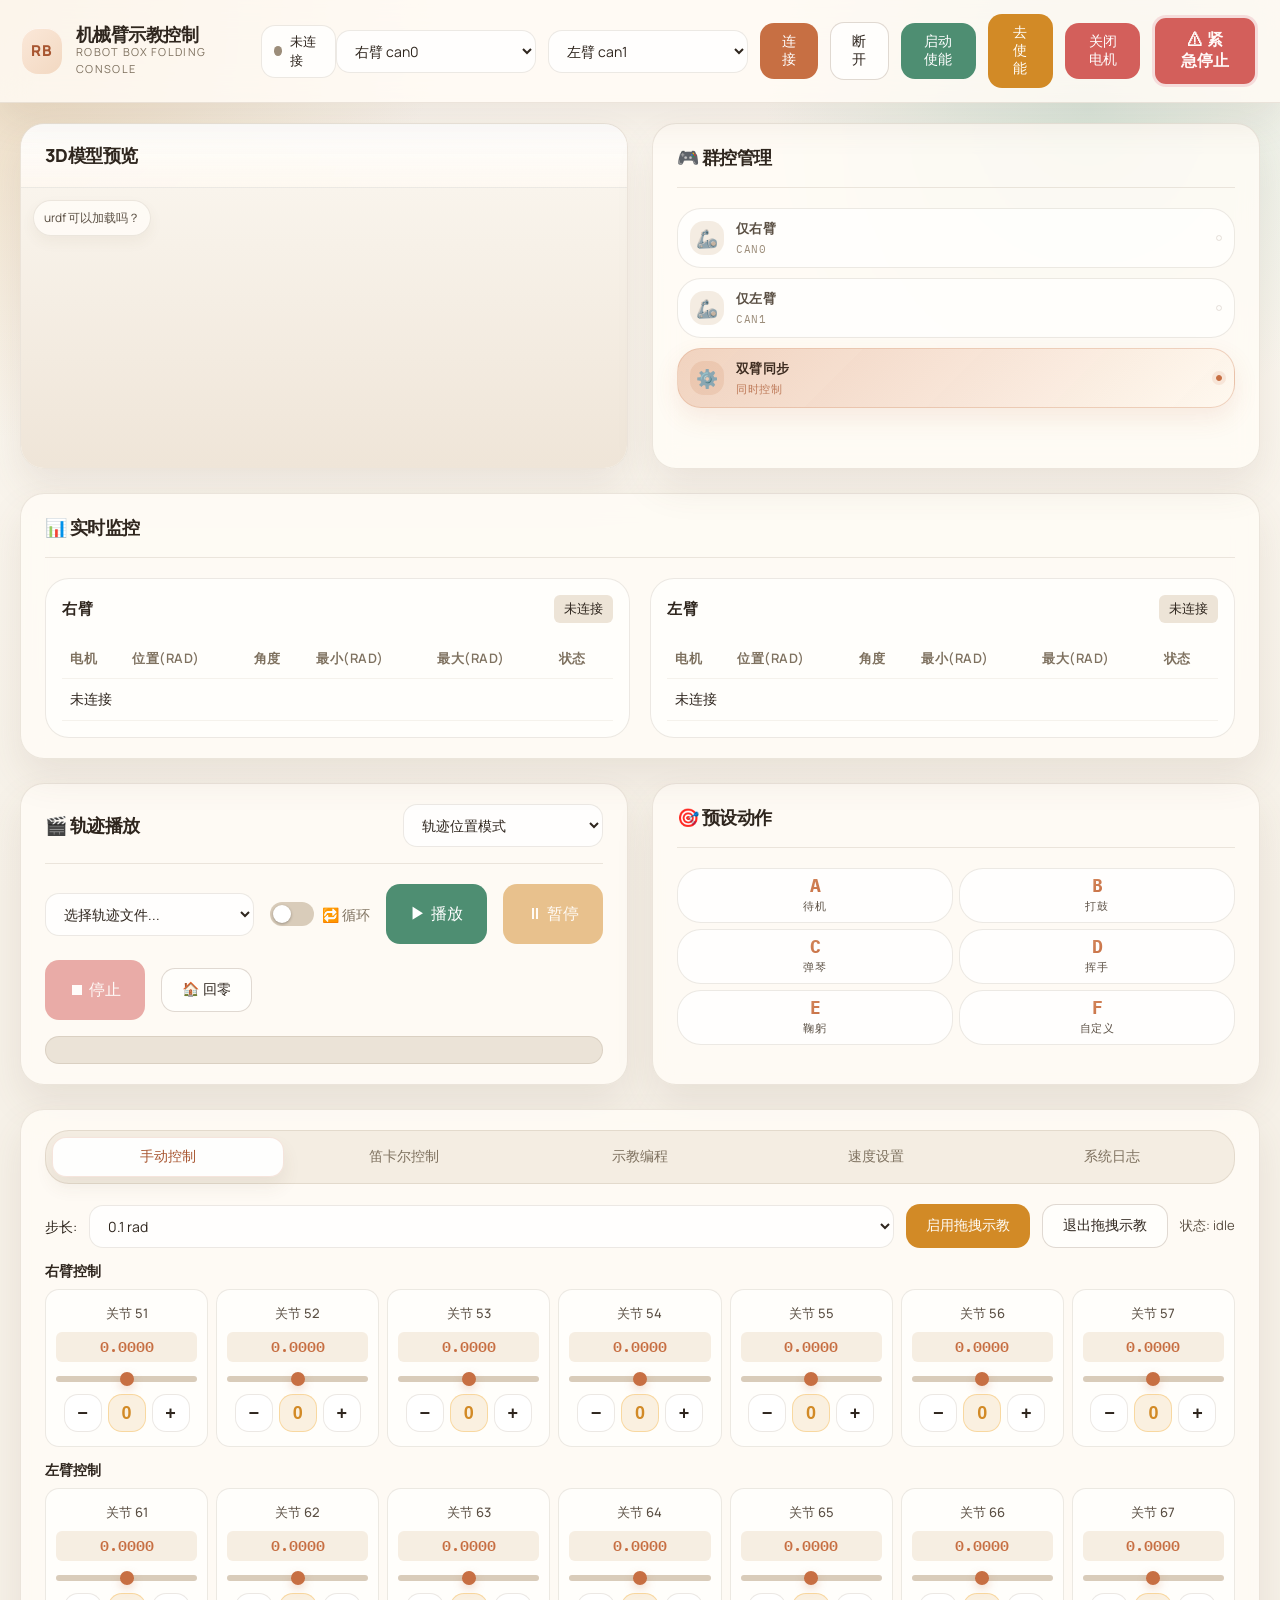
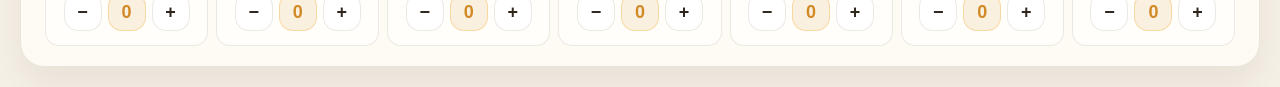
<file: robot_arm_web/frontend/index.html>
<!DOCTYPE html>
<html lang="zh-CN">

<head>
    <meta charset="UTF-8">
    <meta name="viewport" content="width=device-width, initial-scale=1.0">
    <title>机械臂示教控制系统</title>
    <link rel="preconnect" href="https://fonts.googleapis.com">
    <link rel="preconnect" href="https://fonts.gstatic.com" crossorigin>
    <link href="https://fonts.googleapis.com/css2?family=IBM+Plex+Mono:wght@400;500;600&family=Manrope:wght@400;500;600;700;800&display=swap" rel="stylesheet">
    <link rel="stylesheet" href="css/style.css?v=3">
</head>

<body>
    <!-- ==================== 头部 ==================== -->
    <header class="header">
        <div class="header-left">
            <div class="logo">
                <span class="logo-mark">RB</span>
                <div class="logo-copy">
                    <strong>机械臂示教控制</strong>
                    <span>Robot Box Folding Console</span>
                </div>
            </div>
            <div class="status-indicator">
                <span class="status-dot"></span>
                <span class="status-text">未连接</span>
            </div>
        </div>
        <div class="header-right">
            <select id="left-channel" class="trajectory-select" style="width: 90px;" title="右臂通道（程序内部 left）">
                <option value="can0" selected>右臂 can0</option>
                <option value="can1">右臂 can1</option>
                <option value="can2">右臂 can2</option>
                <option value="can3">右臂 can3</option>
            </select>
            <select id="right-channel" class="trajectory-select" style="width: 90px;" title="左臂通道（程序内部 right）">
                <option value="can0">左臂 can0</option>
                <option value="can1" selected>左臂 can1</option>
                <option value="can2">左臂 can2</option>
                <option value="can3">左臂 can3</option>
            </select>
            <button class="btn btn-primary" onclick="connectArms()">连接</button>
            <button class="btn btn-outline" onclick="disconnectArms()">断开</button>
            <button class="btn btn-success" onclick="initArms()">启动使能</button>
            <button class="btn btn-warning" onclick="deactivateArms()">去使能</button>
            <button class="btn btn-danger" onclick="disableArms()">关闭电机</button>
            <button class="btn btn-emergency" onclick="emergencyStop()">⚠ 紧急停止</button>
        </div>
    </header>

    <!-- ==================== 主容器 ==================== -->
    <main class="main-container">
        <div class="dashboard-grid">
            
            <!-- 场景展示区 (3D Viewer) -->
            <div class="card viewer-card" style="grid-area: viewer;">
                <div class="card-header viewer-card-header">
                    <span class="card-title">3D模型预览</span>
                </div>
                <div class="card-body viewer-card-body">
                    <div id="viewer3d-container" class="viewer3d-container">
                        <!-- Three.js Canvas 将挂载于此 -->
                        <canvas id="viewer3d-canvas" class="viewer3d-canvas"></canvas>
                        <div id="viewer3d-overlay" class="viewer3d-overlay">
                            urdf 可以加载吗？
                        </div>
                    </div>
                </div>
            </div>

            <!-- 轨迹播放区 -->
        <div class="card" style="grid-area: playback;">
            <div class="card-header">
                <span class="card-title">🎬 轨迹播放</span>
                <div class="flex gap-2">
                    <select id="init-mode" class="trajectory-select" style="width: 120px;">
                        <option value="4">位置模式</option>
                        <option value="5" selected>轨迹位置模式</option>
                    </select>
                </div>
            </div>
            <div class="card-body">
                <div class="playback-controls">
                    <select id="trajectory-select" class="trajectory-select">
                        <option value="">选择轨迹文件...</option>
                    </select>
                    <label class="loop-toggle" title="循环播放">
                        <input type="checkbox" id="loop-toggle">
                        <span class="loop-toggle-slider"></span>
                        <span class="loop-toggle-label">🔁 循环</span>
                    </label>
                    <button id="btn-play" class="btn btn-success btn-large" onclick="resumeTrajectory()">
                        ▶ 播放
                    </button>
                    <button id="btn-pause" class="btn btn-warning btn-large" onclick="pauseTrajectory()" disabled>
                        ⏸ 暂停
                    </button>
                    <button id="btn-stop" class="btn btn-danger btn-large" onclick="stopTrajectory()" disabled>
                        ⏹ 停止
                    </button>
                    <button class="btn btn-outline" onclick="goToZero()">
                        🏠 回零
                    </button>
                </div>
                <div class="progress-bar">
                    <div class="progress-fill"></div>
                    <span class="progress-text">就绪</span>
                </div>
            </div>
        </div>

        <!-- 预设动作区 -->
        <div class="card" style="grid-area: preset;">
            <div class="card-header">
                <span class="card-title">🎯 预设动作</span>
            </div>
            <div class="card-body">
                <div class="preset-grid">
                    <button class="preset-btn" data-preset="A" onclick="playPreset('A')">
                        <span class="preset-letter">A</span>
                        <span class="preset-label">待机</span>
                    </button>
                    <button class="preset-btn" data-preset="B" onclick="playPreset('B')">
                        <span class="preset-letter">B</span>
                        <span class="preset-label">打鼓</span>
                    </button>
                    <button class="preset-btn" data-preset="C" onclick="playPreset('C')">
                        <span class="preset-letter">C</span>
                        <span class="preset-label">弹琴</span>
                    </button>
                    <button class="preset-btn" data-preset="D" onclick="playPreset('D')">
                        <span class="preset-letter">D</span>
                        <span class="preset-label">挥手</span>
                    </button>
                    <button class="preset-btn" data-preset="E" onclick="playPreset('E')">
                        <span class="preset-letter">E</span>
                        <span class="preset-label">鞠躬</span>
                    </button>
                    <button class="preset-btn" data-preset="F" onclick="playPreset('F')">
                        <span class="preset-letter">F</span>
                        <span class="preset-label">自定义</span>
                    </button>
                </div>
            </div>
        </div>

        <!-- 实时监控区 -->
        <div class="card" style="grid-area: monitor;">
            <div class="card-header">
                <span class="card-title">📊 实时监控</span>
            </div>
            <div class="card-body">
                <div class="monitor-grid">
                    <!-- 右臂 (程序内部 left) -->
                    <div class="arm-panel">
                        <div class="arm-panel-header">
                            <span id="left-arm-title" class="arm-title">右臂</span>
                            <span id="left-arm-status" class="arm-status">未连接</span>
                        </div>
                        <table class="motor-table">
                            <thead>
                                <tr>
                                    <th>电机</th>
                                    <th>位置(rad)</th>
                                    <th>角度</th>
                                    <th>最小(rad)</th>
                                    <th>最大(rad)</th>
                                    <th>状态</th>
                                </tr>
                            </thead>
                            <tbody id="left-motors-tbody">
                                <tr>
                                    <td colspan="6" class="text-center">未连接</td>
                                </tr>
                            </tbody>
                        </table>
                    </div>

                    <!-- 左臂 (程序内部 right) -->
                    <div class="arm-panel">
                        <div class="arm-panel-header">
                            <span id="right-arm-title" class="arm-title">左臂</span>
                            <span id="right-arm-status" class="arm-status">未连接</span>
                        </div>
                        <table class="motor-table">
                            <thead>
                                <tr>
                                    <th>电机</th>
                                    <th>位置(rad)</th>
                                    <th>角度</th>
                                    <th>最小(rad)</th>
                                    <th>最大(rad)</th>
                                    <th>状态</th>
                                </tr>
                            </thead>
                            <tbody id="right-motors-tbody">
                                <tr>
                                    <td colspan="6" class="text-center">未连接</td>
                                </tr>
                            </tbody>
                        </table>
                    </div>
                </div>
            </div>
        </div>

        <!-- 群控管理区 -->
        <div class="card" style="grid-area: group;">
            <div class="card-header">
                <span class="card-title">🎮 群控管理</span>
            </div>
            <div class="card-body">
                <div class="target-selector">
                    <div class="target-option" data-target="left">
                        <div class="target-icon">🦾</div>
                        <div class="target-info">
                            <strong>仅右臂</strong>
                            <span class="target-sub">CAN0</span>
                        </div>
                        <div class="target-indicator"></div>
                    </div>
                    <div class="target-option" data-target="right">
                        <div class="target-icon">🦾</div>
                        <div class="target-info">
                            <strong>仅左臂</strong>
                            <span class="target-sub">CAN1</span>
                        </div>
                        <div class="target-indicator"></div>
                    </div>
                    <div class="target-option active" data-target="both">
                        <div class="target-icon">⚙️</div>
                        <div class="target-info">
                            <strong>双臂同步</strong>
                            <span class="target-sub">同时控制</span>
                        </div>
                        <div class="target-indicator"></div>
                    </div>
                </div>
            </div>
        </div>

        <!-- Tab 切换区 -->
        <div class="card" style="grid-area: manual;">
            <div class="tabs">
                <button class="tab-btn active" data-tab="manual">手动控制</button>
                <button class="tab-btn" data-tab="cartesian">笛卡尔控制</button>
                <button class="tab-btn" data-tab="teaching">示教编程</button>
                <button class="tab-btn" data-tab="speed">速度设置</button>
                <button class="tab-btn" data-tab="log">系统日志</button>
            </div>

            <!-- 手动控制 Tab -->
            <div id="tab-manual" class="tab-content active">
                <div class="flex items-center gap-3 mb-3">
                    <label>步长:</label>
                    <select id="jog-step" class="trajectory-select" style="width: 100px;">
                        <option value="0.01">0.01 rad</option>
                        <option value="0.05">0.05 rad</option>
                        <option value="0.1" selected>0.1 rad</option>
                        <option value="0.5">0.5 rad</option>
                        <option value="1.0">1.0 rad</option>
                    </select>
                    <button class="btn btn-warning" onclick="enableFreedrive()">启用拖拽示教</button>
                    <button class="btn btn-outline" onclick="disableFreedrive()">退出拖拽示教</button>
                    <span id="drag-teach-inline-status" style="color: var(--gray-light); font-size: 13px;">状态: idle</span>
                </div>

                <h4 class="mb-2">右臂控制</h4>
                <div class="manual-control mb-3">
                    <div class="motor-control" data-arm="left" data-motor="51">
                        <div class="motor-label">关节 51</div>
                        <div class="motor-position" id="pos-left-51">0.0000</div>
                        <input class="joint-slider-small" type="range" data-arm="left" data-motor="51" min="-3.14"
                            max="3.14" step="0.01" value="0">
                        <div class="motor-buttons">
                            <button class="motor-btn" onclick="jogMotor('left', 51, -1)">−</button>
                            <button class="motor-btn zero" onclick="zeroMotor('left', 51)">0</button>
                            <button class="motor-btn" onclick="jogMotor('left', 51, 1)">+</button>
                        </div>
                    </div>
                    <div class="motor-control" data-arm="left" data-motor="52">
                        <div class="motor-label">关节 52</div>
                        <div class="motor-position" id="pos-left-52">0.0000</div>
                        <input class="joint-slider-small" type="range" data-arm="left" data-motor="52" min="-3.14"
                            max="3.14" step="0.01" value="0">
                        <div class="motor-buttons">
                            <button class="motor-btn" onclick="jogMotor('left', 52, -1)">−</button>
                            <button class="motor-btn zero" onclick="zeroMotor('left', 52)">0</button>
                            <button class="motor-btn" onclick="jogMotor('left', 52, 1)">+</button>
                        </div>
                    </div>
                    <div class="motor-control" data-arm="left" data-motor="53">
                        <div class="motor-label">关节 53</div>
                        <div class="motor-position" id="pos-left-53">0.0000</div>
                        <input class="joint-slider-small" type="range" data-arm="left" data-motor="53" min="-3.14"
                            max="3.14" step="0.01" value="0">
                        <div class="motor-buttons">
                            <button class="motor-btn" onclick="jogMotor('left', 53, -1)">−</button>
                            <button class="motor-btn zero" onclick="zeroMotor('left', 53)">0</button>
                            <button class="motor-btn" onclick="jogMotor('left', 53, 1)">+</button>
                        </div>
                    </div>
                    <div class="motor-control" data-arm="left" data-motor="54">
                        <div class="motor-label">关节 54</div>
                        <div class="motor-position" id="pos-left-54">0.0000</div>
                        <input class="joint-slider-small" type="range" data-arm="left" data-motor="54" min="-3.14"
                            max="3.14" step="0.01" value="0">
                        <div class="motor-buttons">
                            <button class="motor-btn" onclick="jogMotor('left', 54, -1)">−</button>
                            <button class="motor-btn zero" onclick="zeroMotor('left', 54)">0</button>
                            <button class="motor-btn" onclick="jogMotor('left', 54, 1)">+</button>
                        </div>
                    </div>
                    <div class="motor-control" data-arm="left" data-motor="55">
                        <div class="motor-label">关节 55</div>
                        <div class="motor-position" id="pos-left-55">0.0000</div>
                        <input class="joint-slider-small" type="range" data-arm="left" data-motor="55" min="-3.14"
                            max="3.14" step="0.01" value="0">
                        <div class="motor-buttons">
                            <button class="motor-btn" onclick="jogMotor('left', 55, -1)">−</button>
                            <button class="motor-btn zero" onclick="zeroMotor('left', 55)">0</button>
                            <button class="motor-btn" onclick="jogMotor('left', 55, 1)">+</button>
                        </div>
                    </div>
                    <div class="motor-control" data-arm="left" data-motor="56">
                        <div class="motor-label">关节 56</div>
                        <div class="motor-position" id="pos-left-56">0.0000</div>
                        <input class="joint-slider-small" type="range" data-arm="left" data-motor="56" min="-3.14"
                            max="3.14" step="0.01" value="0">
                        <div class="motor-buttons">
                            <button class="motor-btn" onclick="jogMotor('left', 56, -1)">−</button>
                            <button class="motor-btn zero" onclick="zeroMotor('left', 56)">0</button>
                            <button class="motor-btn" onclick="jogMotor('left', 56, 1)">+</button>
                        </div>
                    </div>
                    <div class="motor-control" data-arm="left" data-motor="57">
                        <div class="motor-label">关节 57</div>
                        <div class="motor-position" id="pos-left-57">0.0000</div>
                        <input class="joint-slider-small" type="range" data-arm="left" data-motor="57" min="-3.14"
                            max="3.14" step="0.01" value="0">
                        <div class="motor-buttons">
                            <button class="motor-btn" onclick="jogMotor('left', 57, -1)">−</button>
                            <button class="motor-btn zero" onclick="zeroMotor('left', 57)">0</button>
                            <button class="motor-btn" onclick="jogMotor('left', 57, 1)">+</button>
                        </div>
                    </div>
                </div>

                <h4 class="mb-2">左臂控制</h4>
                <div class="manual-control">
                    <div class="motor-control" data-arm="right" data-motor="61">
                        <div class="motor-label">关节 61</div>
                        <div class="motor-position" id="pos-right-61">0.0000</div>
                        <input class="joint-slider-small" type="range" data-arm="right" data-motor="61" min="-3.14"
                            max="3.14" step="0.01" value="0">
                        <div class="motor-buttons">
                            <button class="motor-btn" onclick="jogMotor('right', 61, -1)">−</button>
                            <button class="motor-btn zero" onclick="zeroMotor('right', 61)">0</button>
                            <button class="motor-btn" onclick="jogMotor('right', 61, 1)">+</button>
                        </div>
                    </div>
                    <div class="motor-control" data-arm="right" data-motor="62">
                        <div class="motor-label">关节 62</div>
                        <div class="motor-position" id="pos-right-62">0.0000</div>
                        <input class="joint-slider-small" type="range" data-arm="right" data-motor="62" min="-3.14"
                            max="3.14" step="0.01" value="0">
                        <div class="motor-buttons">
                            <button class="motor-btn" onclick="jogMotor('right', 62, -1)">−</button>
                            <button class="motor-btn zero" onclick="zeroMotor('right', 62)">0</button>
                            <button class="motor-btn" onclick="jogMotor('right', 62, 1)">+</button>
                        </div>
                    </div>
                    <div class="motor-control" data-arm="right" data-motor="63">
                        <div class="motor-label">关节 63</div>
                        <div class="motor-position" id="pos-right-63">0.0000</div>
                        <input class="joint-slider-small" type="range" data-arm="right" data-motor="63" min="-3.14"
                            max="3.14" step="0.01" value="0">
                        <div class="motor-buttons">
                            <button class="motor-btn" onclick="jogMotor('right', 63, -1)">−</button>
                            <button class="motor-btn zero" onclick="zeroMotor('right', 63)">0</button>
                            <button class="motor-btn" onclick="jogMotor('right', 63, 1)">+</button>
                        </div>
                    </div>
                    <div class="motor-control" data-arm="right" data-motor="64">
                        <div class="motor-label">关节 64</div>
                        <div class="motor-position" id="pos-right-64">0.0000</div>
                        <input class="joint-slider-small" type="range" data-arm="right" data-motor="64" min="-3.14"
                            max="3.14" step="0.01" value="0">
                        <div class="motor-buttons">
                            <button class="motor-btn" onclick="jogMotor('right', 64, -1)">−</button>
                            <button class="motor-btn zero" onclick="zeroMotor('right', 64)">0</button>
                            <button class="motor-btn" onclick="jogMotor('right', 64, 1)">+</button>
                        </div>
                    </div>
                    <div class="motor-control" data-arm="right" data-motor="65">
                        <div class="motor-label">关节 65</div>
                        <div class="motor-position" id="pos-right-65">0.0000</div>
                        <input class="joint-slider-small" type="range" data-arm="right" data-motor="65" min="-3.14"
                            max="3.14" step="0.01" value="0">
                        <div class="motor-buttons">
                            <button class="motor-btn" onclick="jogMotor('right', 65, -1)">−</button>
                            <button class="motor-btn zero" onclick="zeroMotor('right', 65)">0</button>
                            <button class="motor-btn" onclick="jogMotor('right', 65, 1)">+</button>
                        </div>
                    </div>
                    <div class="motor-control" data-arm="right" data-motor="66">
                        <div class="motor-label">关节 66</div>
                        <div class="motor-position" id="pos-right-66">0.0000</div>
                        <input class="joint-slider-small" type="range" data-arm="right" data-motor="66" min="-3.14"
                            max="3.14" step="0.01" value="0">
                        <div class="motor-buttons">
                            <button class="motor-btn" onclick="jogMotor('right', 66, -1)">−</button>
                            <button class="motor-btn zero" onclick="zeroMotor('right', 66)">0</button>
                            <button class="motor-btn" onclick="jogMotor('right', 66, 1)">+</button>
                        </div>
                    </div>
                    <div class="motor-control" data-arm="right" data-motor="67">
                        <div class="motor-label">关节 67</div>
                        <div class="motor-position" id="pos-right-67">0.0000</div>
                        <input class="joint-slider-small" type="range" data-arm="right" data-motor="67" min="-3.14"
                            max="3.14" step="0.01" value="0">
                        <div class="motor-buttons">
                            <button class="motor-btn" onclick="jogMotor('right', 67, -1)">−</button>
                            <button class="motor-btn zero" onclick="zeroMotor('right', 67)">0</button>
                            <button class="motor-btn" onclick="jogMotor('right', 67, 1)">+</button>
                        </div>
                    </div>
                </div>
            </div>

            <!-- 笛卡尔控制 Tab -->
            <div id="tab-cartesian" class="tab-content">
                <div class="flex items-center gap-3 mb-3">
                    <label>控制臂:</label>
                    <select id="cartesian-arm" class="trajectory-select" style="width: 120px;">
                        <option value="left">右臂(51~57)</option>
                        <option value="right">左臂(61~67)</option>
                    </select>
                    <label>Frame:</label>
                    <select id="motion-frame" class="trajectory-select" style="width: 120px;">
                        <option value="BASE" selected>BASE</option>
                        <option value="TOOL">TOOL</option>
                    </select>
                    <span id="motion-state-indicator" class="arm-status">IDLE</span>
                </div>

                <div class="tabs" style="margin-bottom: 14px;">
                    <button id="motion-mode-ptp" class="tab-btn active" onclick="setMotionMode('CARTESIAN_PTP')">点到点（PTP）</button>
                    <button id="motion-mode-linear" class="tab-btn" onclick="setMotionMode('CARTESIAN_LINEAR')">直线（LINEAR）</button>
                    <button id="motion-mode-jog" class="tab-btn" onclick="setMotionMode('CARTESIAN_JOG')">点动（JOG）</button>
                </div>
                <div id="motion-mode-desc" class="motion-mode-desc">PTP：末端不保证直线，适合快速到位。</div>

                <div id="motion-pose-section" class="motion-pose-row">
                    <div class="motion-pose-item"><label>X (mm)</label><input type="number" id="cart-target-x" value="0" step="1"></div>
                    <div class="motion-pose-item"><label>Y (mm)</label><input type="number" id="cart-target-y" value="0" step="1"></div>
                    <div class="motion-pose-item"><label>Z (mm)</label><input type="number" id="cart-target-z" value="0" step="1"></div>
                    <div class="motion-pose-item"><label>Rx (deg)</label><input type="number" id="cart-target-rx" value="0" step="0.1"></div>
                    <div class="motion-pose-item"><label>Ry (deg)</label><input type="number" id="cart-target-ry" value="0" step="0.1"></div>
                    <div class="motion-pose-item"><label>Rz (deg)</label><input type="number" id="cart-target-rz" value="0" step="0.1"></div>
                </div>

                <h4 class="mb-2 mt-3">约束参数</h4>
                <div class="cartesian-absolute">
                    <div class="input-group"><label>线速度(m/s)</label><input type="number" id="motion-max-vel" value="0.05" step="0.01"></div>
                    <div class="input-group"><label>线加速度(m/s²)</label><input type="number" id="motion-max-acc" value="0.10" step="0.01"></div>
                    <div class="input-group"><label>角速度(rad/s)</label><input type="number" id="motion-max-ang-vel" value="0.30" step="0.01"></div>
                    <div class="input-group"><label>角加速度(rad/s²)</label><input type="number" id="motion-max-ang-acc" value="0.10" step="0.01"></div>
                    <button class="btn btn-outline" onclick="resetMotionConstraints()">恢复默认</button>
                </div>

                <h4 class="mb-2 mt-3">执行控制</h4>
                <div class="flex gap-3">
                    <button id="btn-motion-exec" class="btn btn-success" onclick="executeMotion()">执行目标位姿</button>
                    <button id="btn-motion-pause" class="btn btn-warning" onclick="pauseMotion()" disabled>暂停</button>
                    <button id="btn-motion-resume" class="btn btn-primary" onclick="resumeMotion()" disabled>继续</button>
                    <button id="btn-motion-cancel" class="btn btn-danger" onclick="cancelMotion()" disabled>取消</button>
                    <button class="btn btn-emergency" onclick="emergencyStop()">急停</button>
                </div>

                <h4 id="motion-jog-title" class="mb-2 mt-3">Jog 点动（长按连续）</h4>
                <div id="motion-jog-controls" class="flex items-center gap-3 mb-2">
                    <label>位置步长:</label>
                    <select id="cartesian-step-mm" class="trajectory-select" style="width: 120px;">
                        <option value="1">1 mm</option>
                        <option value="2">2 mm</option>
                        <option value="5" selected>5 mm</option>
                        <option value="10">10 mm</option>
                        <option value="20">20 mm</option>
                    </select>
                    <label>姿态步长:</label>
                    <select id="cartesian-step-deg" class="trajectory-select" style="width: 120px;">
                        <option value="0.5">0.5 deg</option>
                        <option value="1" selected>1 deg</option>
                        <option value="2">2 deg</option>
                        <option value="5">5 deg</option>
                    </select>
                </div>
                <div id="motion-jog-grid" class="cartesian-jog-grid">
                    <div class="jog-axis"><div class="jog-axis-label">X</div><div class="jog-axis-buttons"><button class="btn btn-outline jog-hold-btn" data-axis="x" data-sign="-1">-X</button><button class="btn btn-outline jog-hold-btn" data-axis="x" data-sign="1">+X</button></div></div>
                    <div class="jog-axis"><div class="jog-axis-label">Y</div><div class="jog-axis-buttons"><button class="btn btn-outline jog-hold-btn" data-axis="y" data-sign="-1">-Y</button><button class="btn btn-outline jog-hold-btn" data-axis="y" data-sign="1">+Y</button></div></div>
                    <div class="jog-axis"><div class="jog-axis-label">Z</div><div class="jog-axis-buttons"><button class="btn btn-outline jog-hold-btn" data-axis="z" data-sign="-1">-Z</button><button class="btn btn-outline jog-hold-btn" data-axis="z" data-sign="1">+Z</button></div></div>
                    <div class="jog-axis"><div class="jog-axis-label">Rx</div><div class="jog-axis-buttons"><button class="btn btn-outline jog-hold-btn" data-axis="rx" data-sign="-1">-Rx</button><button class="btn btn-outline jog-hold-btn" data-axis="rx" data-sign="1">+Rx</button></div></div>
                    <div class="jog-axis"><div class="jog-axis-label">Ry</div><div class="jog-axis-buttons"><button class="btn btn-outline jog-hold-btn" data-axis="ry" data-sign="-1">-Ry</button><button class="btn btn-outline jog-hold-btn" data-axis="ry" data-sign="1">+Ry</button></div></div>
                    <div class="jog-axis"><div class="jog-axis-label">Rz</div><div class="jog-axis-buttons"><button class="btn btn-outline jog-hold-btn" data-axis="rz" data-sign="-1">-Rz</button><button class="btn btn-outline jog-hold-btn" data-axis="rz" data-sign="1">+Rz</button></div></div>
                </div>

                <h4 class="mb-2 mt-3">反馈区</h4>
                <div class="progress-bar">
                    <div id="motion-progress-fill" class="progress-fill"></div>
                    <span id="motion-progress-text" class="progress-text">就绪</span>
                </div>
                <div class="mt-2" style="color: var(--gray-light); font-size: 13px;">
                    当前Pose(mm/deg): <span id="motion-current-pose">-</span> |
                    目标Pose(mm/deg): <span id="motion-target-pose">-</span> |
                    误差: <span id="motion-error-text">-</span>
                </div>
                <div class="mt-2" style="color: var(--gray-light); font-size: 13px;">
                    双臂实时Pose(mm/deg): <span id="motion-live-both">-</span>
                </div>
                <div class="mt-1" style="color: var(--gray); font-size: 12px;">
                    实时流: <span id="motion-live-meta">-</span>
                </div>
                <div class="mt-2" style="color: var(--warning); font-size: 13px;">
                    最近错误: <span id="motion-last-error">无</span>
                </div>
            </div>

            <!-- 示教编程 Tab -->
            <div id="tab-teaching" class="tab-content">
                <h4 class="mb-2">零点标定</h4>
                <div class="flex gap-3 mb-3">
                    <button class="btn btn-primary" onclick="calibrateZero()">🎯 标定当前位置为零点</button>
                    <button class="btn btn-outline" onclick="goToZero()">🏠 回到零点位置</button>
                    <button class="btn btn-outline" onclick="loadZeroOffset()">📥 查看零点偏移</button>
                </div>
                <div class="zero-display mb-3">
                    <div class="zero-panel">
                        <div class="zero-title">zero_arm0（右臂）</div>
                        <div id="zero-left-list" class="zero-list">未加载</div>
                    </div>
                    <div class="zero-panel">
                        <div class="zero-title">zero_arm1（左臂）</div>
                        <div id="zero-right-list" class="zero-list">未加载</div>
                    </div>
                </div>
                <div class="zero-meta">
                    <span id="zero-calib-status" class="zero-status"></span>
                    <span class="zero-updated">最后更新：<span id="zero-last-updated">-</span></span>
                </div>
                <div class="mt-3" style="color: var(--gray-light);">
                    <p>
                        <strong>零点标定流程：</strong><br>
                        1. 使用"自由拖动"模式手动移动机械臂到物理零点位置<br>
                        2. 点击"标定当前位置为零点"保存零点<br>
                        3. 之后所有位置都相对于这个零点
                    </p>
                </div>

                <hr style="margin: 20px 0; border-color: var(--gray);">

                <h4 class="mb-2">Drag Teach 录制</h4>
                <div class="traj-meta-row">
                    <div class="input-group">
                        <label>状态:</label>
                        <div id="drag-teach-status">idle</div>
                    </div>
                    <div class="input-group">
                        <label>控制源:</label>
                        <div id="drag-teach-source">pp_fallback</div>
                    </div>
                    <div class="input-group">
                        <label>当前段:</label>
                        <div id="drag-teach-current-segment">-</div>
                    </div>
                    <div class="input-group">
                        <label>已录点数:</label>
                        <div id="drag-teach-point-count">0</div>
                    </div>
                </div>
                <div class="traj-record-bar">
                    <input type="text" id="drag-segment-name" placeholder="segment 名称，如 press_edge" style="flex:1;">
                    <input type="text" id="drag-segment-desc" placeholder="segment 描述（可选）" style="flex:1;">
                    <select id="drag-segment-sample-type" class="trajectory-select" style="width: 140px;">
                        <option value="keyframe" selected>关键帧段</option>
                        <option value="stream">连续流段</option>
                    </select>
                    <button class="btn btn-primary" onclick="dragTeachStartSegment()">开始段录制</button>
                    <button class="btn btn-success" onclick="dragTeachRecordKeyframe()">记录关键帧</button>
                    <button class="btn btn-outline" onclick="dragTeachRemoveLastPoint()">删除上一点</button>
                    <button class="btn btn-success" onclick="dragTeachStopSegment()">保存段</button>
                    <button class="btn btn-danger" onclick="dragTeachCancelSegment()">取消段</button>
                </div>
                <div class="traj-record-bar">
                    <div class="input-group" style="margin-bottom: 0;">
                        <label>关键帧延迟:</label>
                        <input type="number" id="drag-keyframe-delay" value="1.0" step="0.1" min="0" style="width:70px;">
                        <span style="color:var(--gray-light);font-size:12px;">s</span>
                    </div>
                    <button class="btn btn-outline" onclick="dragTeachListSegments()">刷新 Drag 段列表</button>
                    <span id="drag-teach-session-hint" style="color: var(--gray-light); font-size: 13px;">可先启用拖拽示教，再开始录制段。</span>
                </div>

                <h4 class="mb-2">轨迹管理</h4>
                <div class="flex gap-3 mb-3">
                    <button class="btn btn-success" onclick="trajectoryNewPrompt()">📝 新建轨迹</button>
                    <button class="btn btn-outline" onclick="trajectoryListAndLoad()">📂 加载轨迹</button>
                    <button class="btn btn-outline" onclick="trajectoryListAndDelete()">🗑️ 删除轨迹</button>
                    <button class="btn btn-outline" onclick="trajectoryRefreshList()">🔄 刷新列表</button>
                </div>

                <!-- 轨迹文件列表 (动态显示) -->
                <div id="traj-file-list" class="traj-file-list hidden"></div>

                <!-- 轨迹编辑区 -->
                <div id="traj-editor" class="trajectory-editor hidden">
                    <div class="traj-editor-header">
                        <h4 id="traj-editor-title">编辑轨迹</h4>
                        <button class="btn btn-outline btn-sm" onclick="trajectoryCloseEdit()">✕ 关闭</button>
                    </div>

                    <div class="traj-meta-row">
                        <div class="input-group">
                            <label>名称:</label>
                            <input type="text" id="traj-edit-name" placeholder="轨迹名称">
                        </div>
                        <div class="input-group">
                            <label>描述:</label>
                            <input type="text" id="traj-edit-desc" placeholder="可选描述...">
                        </div>
                    </div>
                    <div class="traj-meta-row">
                        <div class="input-group">
                            <label>
                                <input type="checkbox" id="traj-edit-loop"> 循环播放
                            </label>
                        </div>
                        <div class="input-group">
                            <label>速度倍率:</label>
                            <input type="number" id="traj-edit-speed" value="1.0" step="0.1" min="0.1" max="5.0"
                                style="width:80px;">
                        </div>
                    </div>

                    <!-- 点位列表 -->
                    <div class="traj-point-list-header">
                        <span>点位列表</span>
                        <span id="traj-point-count">0 个点位</span>
                    </div>
                    <div id="traj-point-list" class="traj-point-list">
                        <div class="traj-empty-hint">暂无点位, 请使用下方按钮记录</div>
                    </div>

                    <!-- 记录点位 -->
                    <div class="traj-record-bar">
                        <input type="text" id="traj-point-name" placeholder="点位名称 (可选)" style="flex:1;">
                        <div class="input-group" style="margin-bottom:0;">
                            <label>延迟:</label>
                            <input type="number" id="traj-point-delay" value="1.0" step="0.1" min="0"
                                style="width:70px;">
                            <span style="color:var(--gray-light);font-size:12px;">s</span>
                        </div>
                        <button class="btn btn-success" onclick="trajectoryAddPoint()">📍 记录当前位置</button>
                    </div>

                    <!-- 保存按钮 -->
                    <div class="flex gap-3 mt-3">
                        <button class="btn btn-primary" onclick="trajectorySave()">💾 保存轨迹</button>
                        <button class="btn btn-outline" onclick="trajectoryPreview()">▶ 预览播放</button>
                    </div>
                </div>

                <div class="mt-3" style="color: var(--gray-light); font-size: 13px;">
                    <strong>示教流程：</strong>
                    1. 新建/加载轨迹 →
                    2. 拖动机械臂到目标位(自由拖动或手动控制) →
                    3. 记录当前位置 →
                    4. 重复2-3 →
                    5. 保存轨迹 →
                    6. 在播放区选择播放
                </div>
            </div>

            <!-- 速度设置 Tab -->
            <div id="tab-speed" class="tab-content">
                <div class="flex gap-3 mb-3">
                    <button class="btn btn-outline" onclick="setSpeed('very_slow')">极慢 (0.2)</button>
                    <button class="btn btn-outline" onclick="setSpeed('slow')">慢速 (0.5)</button>
                    <button class="btn btn-primary" onclick="setSpeed('medium')">中速 (1.0)</button>
                    <button class="btn btn-warning" onclick="setSpeed('fast')">快速 (2.0)</button>
                </div>
                <div class="speed-slider-wrap mb-3">
                    <div class="speed-slider-row">
                        <label style="min-width: 80px;">速度滑杆:</label>
                        <input id="speed-slider" type="range" min="0" max="2.0" step="0.01" value="0.5"
                            class="speed-slider">
                        <div class="speed-slider-value">
                            <span id="speed-slider-value">0.50</span>
                            <span style="opacity: 0.85;">rad/s</span>
                        </div>
                    </div>
                    <div class="speed-slider-meta">
                        当前速度：<span id="speed-current">0.50</span> rad/s（范围：<span id="speed-min">0</span> ~ <span
                            id="speed-max">2.0</span>）
                    </div>
                </div>
                <div class="mt-3">
                    <h4 class="mb-2">自定义速度</h4>
                    <div class="flex gap-3 flex-wrap">
                        <div class="input-group" style="flex: 1;">
                            <label>速度:</label>
                            <input type="number" id="speed-velocity" value="0.5" step="0.1" min="0.1" max="5.0">
                            <span>rad/s</span>
                        </div>
                        <div class="input-group" style="flex: 1;">
                            <label>加速度:</label>
                            <input type="number" id="speed-accel" value="0.5" step="0.1" min="0.1" max="5.0">
                            <span>rad/s²</span>
                        </div>
                        <div class="input-group" style="flex: 1;">
                            <label>减速度:</label>
                            <input type="number" id="speed-decel" value="0.5" step="0.1" min="0.1" max="5.0">
                            <span>rad/s²</span>
                        </div>
                        <button class="btn btn-success" onclick="setCustomSpeed()">应用</button>
                    </div>
                </div>
            </div>

            <!-- 系统日志 Tab -->
            <div id="tab-log" class="tab-content">
                <div class="flex justify-between items-center mb-2">
                    <span style="color: var(--gray-light);">系统日志</span>
                    <button class="btn btn-outline" onclick="clearLog()"
                        style="padding: 4px 12px; min-height: 32px;">清空</button>
                </div>
                <div id="log-container" class="log-container">
                    <!-- 日志条目将动态添加 -->
                </div>
            </div>
        </div>

        </div> <!-- End dashboard-grid -->
    </main>

    <!-- Socket.IO 客户端 -->
    <script src="https://cdn.socket.io/4.7.2/socket.io.min.js"></script>
    
    <!-- Three.js & URDFLoader Import Map -->
    <script type="importmap">
    {
        "imports": {
            "three": "https://esm.sh/three@0.160.0",
            "three/addons/": "https://esm.sh/three@0.160.0/examples/jsm/",
            "urdf-loader": "https://esm.sh/urdf-loader@0.12.1"
        }
    }
    </script>
    
    <!-- 3D Viewer Logic -->
    <script type="module" src="js/viewer3d.js?v=4"></script>
    
    <!-- 主逻辑 -->
    <script src="js/main.js?v=3"></script>
</body>

</html>
</file>
<file: robot_arm_web/frontend/css/style.css>
/**
 * 机械臂演出控制系统 - 样式表
 * 
 * 设计原则：
 * - 大按钮，易于触屏操作
 * - 高对比度，适合演出现场
 * - 简洁清晰，减少误操作
 */

:root {
    --primary: #c76f43;
    --primary-dark: #a85631;
    --primary-soft: #f5ddcc;
    --success: #4e8e72;
    --success-dark: #3d745b;
    --warning: #d28a26;
    --warning-dark: #b46f11;
    --danger: #d35f5b;
    --danger-dark: #b54a47;

    --bg-base: #f6f1e8;
    --bg-soft: #ede4d7;
    --bg-tint: #fffaf3;
    --bg-dark: #ece2d4;
    --dark: #fffdf8;
    --dark-light: #f3eadf;
    --surface-strong: #fff7ee;

    --text-primary: #2f261e;
    --text-muted: #7e715f;
    --gray: #9c8d7a;
    --gray-light: #5b5044;
    --white: #ffffff;
    --border-color: rgba(124, 99, 72, 0.14);
    --border-strong: rgba(124, 99, 72, 0.24);

    --radius: 14px;
    --radius-lg: 24px;

    --shadow-sm: 0 6px 14px rgba(106, 82, 56, 0.06);
    --shadow: 0 18px 38px rgba(106, 82, 56, 0.10);
    --shadow-lg: 0 24px 56px rgba(106, 82, 56, 0.16);

    --font-sans: 'Manrope', 'PingFang SC', 'Hiragino Sans GB', sans-serif;
    --font-mono: 'IBM Plex Mono', 'SFMono-Regular', 'Consolas', monospace;
}

* {
    box-sizing: border-box;
    margin: 0;
    padding: 0;
}

body {
    font-family: var(--font-sans);
    background: var(--bg-base);
    color: var(--text-primary);
    min-height: 100vh;
    font-size: 14px;
    line-height: 1.5;
    background-image:
        radial-gradient(circle at top left, rgba(221, 191, 147, 0.52), transparent 28%),
        radial-gradient(circle at 85% 12%, rgba(182, 214, 199, 0.45), transparent 24%),
        linear-gradient(180deg, #fcf8f1 0%, var(--bg-base) 100%);
    background-attachment: fixed;
}

/* ==================== 头部 ==================== */

.header {
    background: rgba(255, 251, 245, 0.82);
    padding: 14px 22px;
    display: flex;
    align-items: center;
    justify-content: space-between;
    box-shadow: var(--shadow);
    position: sticky;
    top: 0;
    z-index: 100;
    backdrop-filter: blur(16px);
    border-bottom: 1px solid var(--border-color);
}

.header-left {
    display: flex;
    align-items: center;
    gap: 16px;
}

.logo {
    display: flex;
    align-items: center;
    gap: 14px;
    color: var(--text-primary);
}

.logo-mark {
    width: 46px;
    height: 46px;
    border-radius: 16px;
    display: inline-flex;
    align-items: center;
    justify-content: center;
    font-size: 15px;
    font-weight: 800;
    letter-spacing: 0.08em;
    color: var(--primary-dark);
    background: linear-gradient(135deg, #fbe8d9 0%, #f2d8c1 100%);
    box-shadow: inset 0 1px 0 rgba(255,255,255,0.65);
}

.logo-copy {
    display: flex;
    flex-direction: column;
}

.logo-copy strong {
    font-size: 18px;
    line-height: 1.1;
    letter-spacing: -0.03em;
}

.logo-copy span {
    font-size: 11px;
    text-transform: uppercase;
    letter-spacing: 0.12em;
    color: var(--text-muted);
}

.status-indicator {
    display: flex;
    align-items: center;
    gap: 8px;
    padding: 6px 12px;
    background: rgba(255, 255, 255, 0.78);
    border-radius: var(--radius);
    font-size: 13px;
    border: 1px solid var(--border-color);
}

.status-dot {
    width: 10px;
    height: 10px;
    border-radius: 50%;
    background: var(--gray);
}

.status-dot.connected {
    background: var(--success);
    box-shadow: 0 0 0 4px rgba(78, 142, 114, 0.12);
}

.status-dot.error {
    background: var(--danger);
    box-shadow: 0 0 0 4px rgba(211, 95, 91, 0.14);
}

.header-right {
    display: flex;
    align-items: center;
    gap: 12px;
}

/* ==================== 按钮 ==================== */

.btn {
    padding: 10px 20px;
    border: none;
    border-radius: var(--radius);
    font-size: 14px;
    font-weight: 500;
    cursor: pointer;
    transition: all 0.2s;
    display: inline-flex;
    align-items: center;
    justify-content: center;
    gap: 8px;
    min-height: 44px;
}

.btn:hover {
    transform: translateY(-1px);
    box-shadow: var(--shadow);
}

.btn:active {
    transform: translateY(0);
}

.btn:disabled {
    opacity: 0.5;
    cursor: not-allowed;
    transform: none;
}

.btn-primary {
    background: var(--primary);
    color: var(--white);
}

.btn-primary:hover {
    background: var(--primary-dark);
}

.btn-success {
    background: var(--success);
    color: var(--white);
}

.btn-success:hover {
    background: var(--success-dark);
}

.btn-warning {
    background: var(--warning);
    color: var(--dark);
}

.btn-warning:hover {
    background: var(--warning-dark);
}

.btn-danger {
    background: var(--danger);
    color: var(--white);
}

.btn-danger:hover {
    background: var(--danger-dark);
}

.btn-outline {
    background: rgba(255, 255, 255, 0.72);
    border: 1px solid var(--border-strong);
    color: var(--text-primary);
}

.btn-outline:hover {
    border-color: rgba(199, 111, 67, 0.28);
    color: var(--primary-dark);
    background: var(--surface-strong);
}

/* 急停按钮 - 特别醒目 */
.btn-emergency {
    background: var(--danger);
    color: #fff9f8;
    font-size: 16px;
    font-weight: bold;
    padding: 12px 24px;
    border: 3px solid rgba(255, 255, 255, 0.78);
    animation: pulse 2s infinite;
}

.btn-emergency:hover {
    background: var(--danger-dark);
    animation: none;
}

@keyframes pulse {

    0%,
    100% {
        box-shadow: 0 0 0 0 rgba(211, 95, 91, 0.36);
    }

    50% {
        box-shadow: 0 0 0 10px rgba(211, 95, 91, 0);
    }
}

/* 大按钮 - 用于预设动作 */
.btn-large {
    min-width: 100px;
    min-height: 60px;
    font-size: 16px;
    padding: 16px 24px;
}

.btn-xl {
    min-width: 120px;
    min-height: 80px;
    font-size: 18px;
    padding: 20px 32px;
    border-radius: var(--radius-lg);
}

/* ==================== Toast 通知 ==================== */

.toast-container {
    position: fixed;
    top: 16px;
    right: 16px;
    z-index: 9999;
    display: flex;
    flex-direction: column;
    gap: 10px;
    pointer-events: none;
}

.toast {
    min-width: 240px;
    max-width: 420px;
    padding: 12px 14px;
    border-radius: var(--radius);
    box-shadow: var(--shadow-lg);
    background: rgba(255, 252, 247, 0.92);
    border: 1px solid var(--border-color);
    backdrop-filter: blur(8px);
    color: var(--text-primary);
    pointer-events: none;
}

.toast-title {
    font-weight: 700;
    margin-bottom: 4px;
    font-size: 14px;
}

.toast-msg {
    font-size: 13px;
    color: var(--text-muted);
    white-space: pre-wrap;
}

.toast-success {
    border-color: rgba(76, 175, 80, 0.55);
}

.toast-warning {
    border-color: rgba(255, 152, 0, 0.55);
}

.toast-error {
    border-color: rgba(244, 67, 54, 0.55);
}

.toast-info {
    border-color: rgba(33, 150, 243, 0.55);
}

/* ==================== 零点标定展示 ==================== */

.zero-display {
    display: grid;
    grid-template-columns: 1fr 1fr;
    gap: 14px;
}

.zero-panel {
    background: rgba(255, 255, 255, 0.72);
    border: 1px solid var(--border-color);
    border-radius: var(--radius);
    padding: 12px;
}

.zero-title {
    font-weight: 700;
    margin-bottom: 8px;
}

.zero-list {
    font-family: ui-monospace, SFMono-Regular, Menlo, Monaco, Consolas, "Liberation Mono", "Courier New", monospace;
    font-size: 12px;
    color: var(--text-primary);
    line-height: 1.5;
    max-height: 160px;
    overflow: auto;
    padding-right: 4px;
}

.zero-meta {
    display: flex;
    align-items: center;
    justify-content: space-between;
    gap: 12px;
    margin-top: 8px;
    color: var(--gray-light);
    font-size: 12px;
}

.zero-status {
    font-weight: 600;
}

/* ==================== 速度滑杆 ==================== */

.speed-slider-wrap {
    background: rgba(255, 255, 255, 0.72);
    border: 1px solid var(--border-color);
    border-radius: var(--radius);
    padding: 12px;
}

.speed-slider-row {
    display: flex;
    align-items: center;
    gap: 12px;
}

.speed-slider {
    flex: 1;
    height: 26px;
}

.speed-slider-value {
    min-width: 120px;
    text-align: right;
    font-weight: 700;
}

.speed-slider-meta {
    margin-top: 8px;
    color: var(--gray-light);
    font-size: 12px;
}

/* ==================== 主容器 ==================== */

.main-container {
    padding: 20px;
    max-width: 1800px;
    margin: 0 auto;
}

.dashboard-grid {
    display: grid;
    grid-template-columns: minmax(320px, 1fr) minmax(450px, 2.5fr) minmax(260px, 0.75fr);
    grid-template-areas:
        "viewer monitor group"
        "playback monitor preset"
        "manual manual manual";
    gap: 24px;
}

@media (max-width: 1400px) {
    .dashboard-grid {
        grid-template-columns: 1fr 1fr;
        grid-template-areas:
            "viewer group"
            "monitor monitor"
            "playback preset"
            "manual manual";
    }
}

@media (max-width: 900px) {
    .dashboard-grid {
        grid-template-columns: 1fr;
        grid-template-areas:
            "viewer"
            "group"
            "monitor"
            "playback"
            "preset"
            "manual";
    }
}

/* ==================== 卡片 ==================== */

.card {
    background: rgba(255, 252, 246, 0.84);
    backdrop-filter: blur(12px);
    -webkit-backdrop-filter: blur(12px);
    border: 1px solid var(--border-color);
    border-radius: var(--radius-lg);
    padding: 20px 24px;
    margin-bottom: 20px;
    box-shadow: var(--shadow);
    transition: box-shadow 0.3s ease;
    display: flex;
    flex-direction: column;
    height: 100%;
}

.dashboard-grid > .card {
    margin-bottom: 0;
}

.card:hover {
    box-shadow: var(--shadow-lg);
}

.card-header {
    display: flex;
    align-items: center;
    justify-content: space-between;
    margin-bottom: 20px;
    padding-bottom: 16px;
    border-bottom: 1px solid var(--border-color);
}

.card-title {
    font-size: 18px;
    font-weight: 800;
    color: var(--text-primary);
    letter-spacing: -0.03em;
}

.card-body {
    /* 内容区域 */
    flex: 1;
    display: flex;
    flex-direction: column;
}

.viewer-card {
    padding: 0;
    overflow: hidden;
}

.viewer-card-header {
    margin-bottom: 0;
    padding: 18px 24px;
    background: linear-gradient(180deg, rgba(255,255,255,0.86) 0%, rgba(253,247,239,0.72) 100%);
}

.viewer-card-body {
    padding: 0;
    min-height: 280px;
    position: relative;
    flex: 1;
    background: linear-gradient(180deg, #f9f4ec 0%, #efe5d8 100%);
}

.viewer3d-container {
    position: absolute;
    inset: 0;
    width: 100%;
    height: 100%;
}

.viewer3d-canvas {
    width: 100%;
    height: 100%;
    display: block;
}

.viewer3d-overlay {
    position: absolute;
    top: 12px;
    left: 12px;
    padding: 8px 10px;
    border-radius: 999px;
    background: rgba(255, 252, 247, 0.86);
    color: var(--gray-light);
    font-size: 12px;
    pointer-events: none;
    border: 1px solid var(--border-color);
    box-shadow: var(--shadow-sm);
}

/* ==================== 轨迹播放区 ==================== */

.playback-controls {
    display: flex;
    align-items: center;
    gap: 16px;
    flex-wrap: wrap;
}

.trajectory-select {
    flex: 1;
    min-width: 200px;
    padding: 10px 14px;
    background: rgba(255, 255, 255, 0.82);
    border: 1px solid var(--border-color);
    border-radius: var(--radius);
    color: var(--text-primary);
    font-size: 14px;
    font-family: inherit;
    transition: all 0.2s;
}

.trajectory-select:focus {
    outline: none;
    border-color: var(--primary);
    box-shadow: 0 0 0 3px rgba(199, 111, 67, 0.16);
}

/* 循环播放开关 */
.loop-toggle {
    display: flex;
    align-items: center;
    gap: 8px;
    cursor: pointer;
    user-select: none;
    white-space: nowrap;
}

.loop-toggle input {
    display: none;
}

.loop-toggle-slider {
    position: relative;
    width: 44px;
    height: 24px;
    background: #d9ccba;
    border-radius: 12px;
    transition: background 0.25s ease;
    flex-shrink: 0;
}

.loop-toggle-slider::after {
    content: '';
    position: absolute;
    top: 3px;
    left: 3px;
    width: 18px;
    height: 18px;
    background: var(--white);
    border-radius: 50%;
    transition: transform 0.25s cubic-bezier(0.4, 0.0, 0.2, 1);
    box-shadow: 0 1px 3px rgba(0, 0, 0, 0.3);
}

.loop-toggle input:checked+.loop-toggle-slider {
    background: var(--success);
}

.loop-toggle input:checked+.loop-toggle-slider::after {
    transform: translateX(20px);
}

.loop-toggle-label {
    font-size: 14px;
    color: var(--text-muted);
    transition: color 0.25s ease;
}

.loop-toggle input:checked~.loop-toggle-label {
    color: var(--success);
    font-weight: 600;
}

.progress-bar {
    width: 100%;
    height: 28px;
    background: rgba(225, 214, 200, 0.65);
    border-radius: var(--radius);
    border: 1px solid var(--border-color);
    margin-top: 16px;
    overflow: hidden;
    position: relative;
}

.progress-fill {
    height: 100%;
    background: linear-gradient(90deg, #d38b62, #e8b48d);
    width: 0%;
    transition: width 0.3s cubic-bezier(0.4, 0.0, 0.2, 1);
    border-radius: var(--radius);
}

/* ==================== 监控区 ==================== */

.monitor-grid {
    display: grid;
    grid-template-columns: repeat(2, 1fr);
    gap: 20px;
    flex: 1;
    height: 100%;
}

@media (max-width: 768px) {
    .monitor-grid {
        grid-template-columns: 1fr;
    }
}

.arm-panel {
    background: rgba(255, 255, 255, 0.7);
    border: 1px solid var(--border-color);
    border-radius: var(--radius-lg);
    padding: 16px;
    display: flex;
    flex-direction: column;
}

.arm-panel-header {
    display: flex;
    align-items: center;
    justify-content: space-between;
    margin-bottom: 16px;
}

.arm-title {
    font-size: 15px;
    font-weight: 600;
    letter-spacing: 0.5px;
}

.arm-status {
    font-size: 13px;
    padding: 4px 10px;
    border-radius: 6px;
    background: var(--bg-soft);
    font-weight: 500;
}

.arm-status.connected {
    background: var(--success);
    color: white;
}

.arm-status.initialized {
    background: var(--primary);
    color: white;
}

.motor-table {
    width: 100%;
    font-size: 14px;
    border-collapse: collapse;
    height: 100%;
}

.motor-table th,
.motor-table td {
    padding: 10px 8px;
    text-align: left;
    border-bottom: 1px solid rgba(124, 99, 72, 0.08);
}

.motor-table th {
    color: var(--text-muted);
    font-weight: 600;
    font-size: 13px;
    text-transform: uppercase;
    letter-spacing: 0.5px;
}

.motor-table td {
    font-family: var(--font-mono);
}

.motor-table td.position {
    color: var(--primary);
    font-weight: 500;
}

.motor-table td.enabled {
    color: var(--success);
    font-weight: 500;
}

.motor-table td.disabled {
    color: var(--gray);
}

/* ==================== 群控区 ==================== */

.target-selector {
    display: flex;
    flex-direction: column;
    gap: 10px;
}

.target-option {
    display: flex;
    align-items: center;
    gap: 12px;
    padding: 10px 12px;
    background: rgba(255, 255, 255, 0.72);
    border: 1px solid var(--border-color);
    border-radius: var(--radius-lg);
    cursor: pointer;
    transition: all 0.25s cubic-bezier(0.4, 0, 0.2, 1);
    color: var(--gray-light);
    position: relative;
    overflow: hidden;
}

.target-option::before {
    content: '';
    position: absolute;
    inset: 0;
    background: linear-gradient(135deg, rgba(199, 111, 67, 0.08) 0%, transparent 100%);
    opacity: 0;
    transition: opacity 0.25s;
}

.target-option:hover {
    border-color: rgba(199, 111, 67, 0.24);
    color: var(--text-primary);
    transform: translateX(4px);
}

.target-option:hover::before {
    opacity: 1;
}

.target-option.active {
    border-color: rgba(199, 111, 67, 0.28);
    background: linear-gradient(135deg, rgba(245, 221, 204, 0.9) 0%, rgba(255, 248, 239, 0.92) 100%);
    color: var(--text-primary);
    box-shadow: 0 10px 24px rgba(199, 111, 67, 0.12);
}

.target-option.active::before {
    opacity: 1;
    background: linear-gradient(135deg, rgba(199, 111, 67, 0.12) 0%, transparent 100%);
}

.target-icon {
    font-size: 18px;
    width: 34px;
    height: 34px;
    display: flex;
    align-items: center;
    justify-content: center;
    background: rgba(243, 234, 223, 0.9);
    border-radius: var(--radius);
    flex-shrink: 0;
    transition: background 0.25s;
}

.target-option.active .target-icon {
    background: rgba(199, 111, 67, 0.14);
}

.target-info {
    display: flex;
    flex-direction: column;
    gap: 2px;
    flex: 1;
}

.target-info strong {
    font-size: 13px;
    font-weight: 600;
    letter-spacing: 0.02em;
}

.target-sub {
    font-size: 11px;
    color: var(--gray);
    font-family: var(--font-mono);
    letter-spacing: 0.05em;
}

.target-option.active .target-sub {
    color: rgba(168, 86, 49, 0.74);
}

.target-indicator {
    width: 6px;
    height: 6px;
    border-radius: 50%;
    background: transparent;
    border: 1.5px solid rgba(124, 99, 72, 0.18);
    transition: all 0.25s;
    flex-shrink: 0;
}

.target-option.active .target-indicator {
    background: var(--primary);
    border-color: var(--primary);
    box-shadow: 0 0 0 4px rgba(199, 111, 67, 0.12);
}

.target-option input {
    display: none;
}

/* ==================== Tab 切换 ==================== */

.tabs {
    display: flex;
    gap: 4px;
    margin-bottom: 20px;
    background: rgba(243, 234, 223, 0.86);
    padding: 6px;
    border-radius: var(--radius-lg);
    border: 1px solid var(--border-color);
}

.tab-btn {
    flex: 1;
    padding: 10px 12px;
    background: transparent;
    border: 1px solid transparent;
    border-radius: var(--radius);
    color: var(--text-muted);
    font-size: 14px;
    cursor: pointer;
    transition: all 0.2s cubic-bezier(0.4, 0, 0.2, 1);
    font-weight: 500;
}

.tab-btn:hover {
    color: var(--text-primary);
    background: rgba(255, 255, 255, 0.62);
}

.tab-btn.active {
    background: rgba(255, 255, 255, 0.94);
    color: var(--primary-dark);
    border-color: rgba(199, 111, 67, 0.18);
    box-shadow: 0 10px 18px rgba(106, 82, 56, 0.08);
}

.tab-content {
    display: none;
    animation: fadeIn 0.3s ease;
}

.tab-content.active {
    display: block;
}

@keyframes fadeIn {
    from {
        opacity: 0;
        transform: translateY(4px);
    }

    to {
        opacity: 1;
        transform: translateY(0);
    }
}

/* ==================== 手动控制区 ==================== */

.manual-control {
    display: grid;
    grid-template-columns: repeat(7, 1fr);
    gap: 8px;
}

@media (max-width: 768px) {
    .manual-control {
        grid-template-columns: repeat(4, 1fr);
    }
}

.motor-control {
    background: rgba(255, 255, 255, 0.72);
    border: 1px solid var(--border-color);
    border-radius: var(--radius);
    padding: 14px 10px;
    text-align: center;
    transition: background 0.2s;
}

.motor-control:hover {
    background: rgba(255, 252, 247, 0.95);
}

.motor-label {
    font-size: 13px;
    color: var(--gray-light);
    margin-bottom: 8px;
    font-weight: 500;
}

.motor-position {
    font-family: var(--font-mono);
    font-size: 15px;
    font-weight: 600;
    color: var(--primary);
    background: rgba(245, 235, 221, 0.84);
    padding: 4px;
    border-radius: 6px;
    margin-bottom: 4px;
}

.joint-deviation {
    font-size: 10px;
    font-family: var(--font-mono);
    border-radius: 4px;
    padding: 1px 6px;
    margin-bottom: 8px;
    display: inline-block;
    font-weight: 600;
    letter-spacing: 0.03em;
}

.joint-deviation.dev-ok {
    color: #22c55e;
    background: rgba(34, 197, 94, 0.12);
}

.joint-deviation.dev-warning {
    color: #f59e0b;
    background: rgba(245, 158, 11, 0.12);
}

.joint-deviation.dev-danger {
    color: #ef4444;
    background: rgba(239, 68, 68, 0.15);
    animation: blink-danger 1s ease-in-out infinite alternate;
}

@keyframes blink-danger {
    from { opacity: 1; }
    to   { opacity: 0.6; }
}

.joint-slider-small {
    width: 100%;
    margin: 6px 0 12px;
    height: 6px;
    appearance: none;
    -webkit-appearance: none;
    background: #d9ccba;
    border-radius: 3px;
    outline: none;
}

.joint-slider-small::-webkit-slider-thumb {
    -webkit-appearance: none;
    appearance: none;
    width: 14px;
    height: 14px;
    border-radius: 50%;
    background: var(--primary);
    cursor: pointer;
    box-shadow: 0 4px 10px rgba(199, 111, 67, 0.26);
    transition: transform 0.1s;
}

.joint-slider-small::-webkit-slider-thumb:hover {
    transform: scale(1.2);
    background: var(--primary-dark);
}

.joint-slider-small::-moz-range-thumb {
    width: 14px;
    height: 14px;
    border: none;
    border-radius: 50%;
    background: var(--primary);
    cursor: pointer;
    box-shadow: 0 4px 10px rgba(199, 111, 67, 0.26);
    transition: transform 0.1s;
}

.joint-slider-small::-moz-range-thumb:hover {
    transform: scale(1.2);
    background: var(--primary-dark);
}

.motor-buttons {
    display: flex;
    gap: 6px;
    justify-content: center;
}

.motor-btn {
    width: 38px;
    height: 38px;
    border: 1px solid var(--border-color);
    border-radius: var(--radius);
    background: rgba(255, 255, 255, 0.82);
    color: var(--text-primary);
    font-size: 18px;
    font-weight: 600;
    cursor: pointer;
    transition: all 0.2s;
}

.motor-btn:hover {
    background: var(--primary);
    border-color: var(--primary);
    transform: translateY(-1px);
}

.motor-btn:active {
    transform: translateY(1px);
}

.motor-btn.zero {
    background: rgba(210, 138, 38, 0.12);
    color: var(--warning);
    border-color: rgba(245, 158, 11, 0.3);
}

.motor-btn.zero:hover {
    background: var(--warning);
    color: var(--white);
    border-color: var(--warning);
}

/* ==================== 输入框 ==================== */

.input-group {
    display: flex;
    align-items: center;
    gap: 10px;
    margin-bottom: 14px;
}

.input-group label {
    min-width: 80px;
    color: var(--gray-light);
    font-weight: 500;
}

.input-group input {
    flex: 1;
    padding: 10px 14px;
    background: rgba(255, 255, 255, 0.82);
    border: 1px solid var(--border-color);
    border-radius: var(--radius);
    color: var(--text-primary);
    font-size: 14px;
    font-family: inherit;
    transition: all 0.2s;
}

.input-group input:focus {
    outline: none;
    border-color: var(--primary);
    box-shadow: 0 0 0 3px rgba(199, 111, 67, 0.16);
}

/* ==================== 日志区 ==================== */

.log-container {
    background: rgba(255, 255, 255, 0.74);
    border: 1px solid var(--border-color);
    border-radius: var(--radius);
    padding: 16px;
    height: 240px;
    overflow-y: auto;
    font-family: var(--font-mono);
    font-size: 13px;
    box-shadow: inset 0 1px 0 rgba(255,255,255,0.65);
}

.log-entry {
    margin-bottom: 6px;
    line-height: 1.5;
    border-bottom: 1px solid rgba(124, 99, 72, 0.08);
    padding-bottom: 4px;
}

.log-entry.info {
    color: var(--gray-light);
}

.log-entry.success {
    color: var(--success);
}

.log-entry.warning {
    color: var(--warning);
}

.log-entry.error {
    color: var(--danger);
}

.log-time {
    color: var(--gray);
    margin-right: 10px;
    user-select: none;
}

/* ==================== 预设动作区 ==================== */

.preset-grid {
    display: grid;
    grid-template-columns: repeat(2, 1fr);
    gap: 6px;
}

.preset-btn {
    display: flex;
    flex-direction: column;
    align-items: center;
    justify-content: center;
    gap: 4px;
    padding: 8px 6px;
    background: rgba(255, 255, 255, 0.8);
    border: 1px solid var(--border-color);
    border-radius: var(--radius-lg);
    cursor: pointer;
    transition: all 0.25s cubic-bezier(0.4, 0, 0.2, 1);
    color: var(--gray-light);
    position: relative;
    overflow: hidden;
}

.preset-btn::before {
    content: '';
    position: absolute;
    inset: 0;
    background: radial-gradient(circle at 50% 0%, rgba(199, 111, 67, 0.14) 0%, transparent 70%);
    opacity: 0;
    transition: opacity 0.3s;
}

.preset-btn:hover {
    border-color: rgba(199, 111, 67, 0.24);
    color: var(--text-primary);
    transform: translateY(-2px);
    box-shadow: 0 16px 28px rgba(106, 82, 56, 0.12), 0 0 14px rgba(199, 111, 67, 0.08);
}

.preset-btn:hover::before {
    opacity: 1;
}

.preset-btn:active {
    transform: translateY(0);
    box-shadow: none;
}

.preset-letter {
    font-size: 18px;
    font-weight: 700;
    font-family: var(--font-mono);
    line-height: 1;
    background: linear-gradient(135deg, #d3875c, #c76f43);
    -webkit-background-clip: text;
    -webkit-text-fill-color: transparent;
    background-clip: text;
    transition: filter 0.25s;
}

.preset-btn:hover .preset-letter {
    filter: drop-shadow(0 0 6px rgba(199, 111, 67, 0.28));
}

.preset-label {
    font-size: 11px;
    font-weight: 500;
    color: var(--gray-light);
    letter-spacing: 0.05em;
    transition: color 0.25s;
}

.preset-btn:hover .preset-label {
    color: var(--text-primary);
}

/* ==================== 响应式 ==================== */

@media (max-width: 768px) {
    .header {
        flex-direction: column;
        gap: 12px;
    }

    .header-left,
    .header-right {
        width: 100%;
        justify-content: center;
    }

    .main-container {
        padding: 12px;
    }

    .preset-grid {
        grid-template-columns: repeat(3, 1fr);
    }
}

/* ==================== 笛卡尔控制区 ==================== */

.cartesian-monitor {
    display: grid;
    grid-template-columns: 1fr 1fr;
    gap: 16px;
}

@media (max-width: 768px) {
    .cartesian-monitor {
        grid-template-columns: 1fr;
    }
}

.cartesian-arm-panel {
    background: rgba(255, 255, 255, 0.74);
    border-radius: var(--radius);
    padding: 14px;
    border: 1px solid var(--border-color);
}

.cartesian-panel-header {
    font-size: 13px;
    font-weight: 600;
    color: var(--gray-light);
    margin-bottom: 10px;
    text-align: center;
}

.cartesian-coords {
    display: flex;
    gap: 8px;
}

.coord-item {
    flex: 1;
    background: rgba(255, 248, 239, 0.9);
    border-radius: var(--radius);
    padding: 10px 8px;
    text-align: center;
    border: 1px solid transparent;
}

.coord-item.coord-x {
    border-color: rgba(244, 67, 54, 0.3);
}

.coord-item.coord-y {
    border-color: rgba(76, 175, 80, 0.3);
}

.coord-item.coord-z {
    border-color: rgba(33, 150, 243, 0.3);
}

.coord-label {
    display: block;
    font-size: 12px;
    font-weight: 700;
    margin-bottom: 4px;
}

.coord-item.coord-x .coord-label {
    color: var(--danger);
}

.coord-item.coord-y .coord-label {
    color: var(--success);
}

.coord-item.coord-z .coord-label {
    color: var(--primary);
}

.coord-value {
    display: block;
    font-family: ui-monospace, SFMono-Regular, Menlo, Monaco, Consolas, monospace;
    font-size: 18px;
    font-weight: 700;
    color: var(--text-primary);
    margin-bottom: 2px;
}

.coord-unit {
    display: block;
    font-size: 11px;
    color: var(--gray);
}

/* 笛卡尔点动按钮 */

.cartesian-jog-grid {
    display: grid;
    grid-template-columns: repeat(3, 1fr);
    gap: 12px;
}

@media (max-width: 768px) {
    .cartesian-jog-grid {
        grid-template-columns: 1fr;
    }
}

.jog-axis {
    background: rgba(255, 255, 255, 0.74);
    border-radius: var(--radius);
    padding: 14px;
    text-align: center;
    border: 1px solid var(--border-color);
}

.jog-axis-label {
    font-size: 14px;
    font-weight: 600;
    margin-bottom: 10px;
    color: var(--gray-light);
}

.jog-axis-buttons {
    display: flex;
    gap: 8px;
    justify-content: center;
}

.jog-btn-neg,
.jog-btn-pos {
    min-width: 80px;
    min-height: 48px;
    font-size: 15px;
    font-weight: 600;
}

.jog-btn-neg:hover {
    border-color: var(--danger);
    color: var(--danger);
}

.jog-btn-pos:hover {
    border-color: var(--success);
    color: var(--success);
}

/* 绝对坐标控制 */

.cartesian-absolute {
    display: flex;
    gap: 12px;
    align-items: flex-end;
    flex-wrap: wrap;
}

.cartesian-absolute .input-group {
    flex: 1;
    min-width: 120px;
    margin-bottom: 0;
}

/* 笛卡尔目标位姿行（P3红框区域） */
.motion-pose-row {
    display: grid;
    grid-template-columns: repeat(6, minmax(120px, 1fr));
    gap: 12px;
    align-items: end;
    margin-top: 2px;
    margin-bottom: 8px;
}

.motion-pose-item {
    display: flex;
    flex-direction: column;
    gap: 6px;
}

.motion-pose-item label {
    color: var(--gray-light);
    font-size: 12px;
    line-height: 1.2;
    padding-left: 2px;
}

.motion-pose-item input {
    width: 100%;
    height: 34px;
    padding: 6px 10px;
    background: rgba(255, 255, 255, 0.82);
    border: 1px solid var(--border-color);
    border-radius: var(--radius);
    color: var(--text-primary);
}

.motion-pose-item input:focus {
    outline: none;
    border-color: var(--primary);
    box-shadow: 0 0 0 3px rgba(199, 111, 67, 0.16);
}

.motion-mode-desc {
    margin: 6px 0 10px;
    color: var(--gray-light);
    font-size: 12px;
}

.mode-hidden {
    display: none !important;
}

@media (max-width: 1200px) {
    .motion-pose-row {
        grid-template-columns: repeat(3, minmax(120px, 1fr));
    }
}

@media (max-width: 720px) {
    .motion-pose-row {
        grid-template-columns: repeat(2, minmax(120px, 1fr));
    }
}

/* ==================== 笛卡尔滑杆控制 ==================== */

.cartesian-slider-section {
    display: flex;
    flex-direction: column;
    gap: 14px;
    padding: 12px;
    background: rgba(255, 255, 255, 0.74);
    border-radius: var(--radius);
    border: 1px solid var(--border-color);
}

.cart-slider-row {
    display: flex;
    align-items: center;
    gap: 8px;
}

.cart-slider-label {
    font-size: 16px;
    font-weight: 700;
    width: 22px;
    text-align: center;
    flex-shrink: 0;
}

.cart-label-x {
    color: var(--danger);
}

.cart-label-y {
    color: var(--success);
}

.cart-label-z {
    color: var(--primary);
}

.cart-slider-min,
.cart-slider-max {
    font-size: 11px;
    color: var(--gray-light);
    flex-shrink: 0;
    width: 30px;
    text-align: center;
}

.cart-slider {
    flex: 1;
    height: 6px;
    -webkit-appearance: none;
    appearance: none;
    background: var(--gray);
    border-radius: 3px;
    outline: none;
    cursor: pointer;
}

.cart-slider::-webkit-slider-thumb {
    -webkit-appearance: none;
    width: 18px;
    height: 18px;
    border-radius: 50%;
    background: var(--primary);
    cursor: pointer;
    box-shadow: 0 0 6px rgba(33, 150, 243, 0.4);
    transition: transform 0.15s;
}

.cart-slider::-webkit-slider-thumb:hover {
    transform: scale(1.2);
}

.cart-slider::-moz-range-thumb {
    width: 18px;
    height: 18px;
    border-radius: 50%;
    background: var(--primary);
    cursor: pointer;
    border: none;
}

.cart-slider-input-group {
    display: flex;
    align-items: center;
    gap: 4px;
    flex-shrink: 0;
}

.cart-slider-input {
    width: 72px;
    padding: 4px 6px;
    background: rgba(255, 255, 255, 0.82);
    border: 1px solid var(--border-color);
    border-radius: var(--radius);
    color: var(--text-primary);
    font-size: 13px;
    text-align: center;
}

.cart-slider-unit {
    font-size: 12px;
    color: var(--gray-light);
}

.btn-sm {
    padding: 4px 10px;
    min-height: 28px;
    font-size: 12px;
}

/* ==================== 轨迹示教编辑器 ==================== */

.trajectory-editor {
    background: rgba(255, 255, 255, 0.78);
    border: 1px solid var(--border-color);
    border-radius: var(--radius);
    padding: 16px;
    margin-top: 12px;
}

.traj-editor-header {
    display: flex;
    justify-content: space-between;
    align-items: center;
    margin-bottom: 12px;
}

.traj-editor-header h4 {
    margin: 0;
    color: var(--primary);
}

.traj-meta-row {
    display: flex;
    gap: 12px;
    margin-bottom: 8px;
    flex-wrap: wrap;
}

.traj-meta-row .input-group {
    flex: 1;
    min-width: 140px;
    margin-bottom: 0;
}

.traj-point-list-header {
    display: flex;
    justify-content: space-between;
    align-items: center;
    padding: 8px 0 4px;
    font-size: 14px;
    font-weight: 600;
    color: var(--gray-light);
    border-bottom: 1px solid var(--border-color);
}

.traj-point-list {
    max-height: 260px;
    overflow-y: auto;
    margin-bottom: 12px;
}

.traj-point-item {
    display: flex;
    align-items: center;
    gap: 8px;
    padding: 8px 6px;
    border-bottom: 1px solid rgba(124, 99, 72, 0.08);
    transition: background 0.15s;
}

.traj-point-item:hover {
    background: rgba(255, 248, 239, 0.82);
}

.traj-point-idx {
    width: 24px;
    text-align: center;
    font-weight: 700;
    color: var(--primary);
    font-size: 13px;
    flex-shrink: 0;
}

.traj-point-name {
    flex: 1;
    font-size: 13px;
    white-space: nowrap;
    overflow: hidden;
    text-overflow: ellipsis;
}

.traj-point-delay {
    font-size: 12px;
    color: var(--gray-light);
    flex-shrink: 0;
    width: 60px;
    text-align: right;
}

.traj-point-actions {
    display: flex;
    gap: 4px;
    flex-shrink: 0;
}

.traj-point-actions button {
    padding: 2px 6px;
    font-size: 11px;
    min-height: 22px;
    background: rgba(255, 255, 255, 0.82);
    border: 1px solid var(--border-color);
    border-radius: 4px;
    color: var(--text-primary);
    cursor: pointer;
    transition: background 0.15s;
}

.traj-point-actions button:hover {
    background: var(--bg-soft);
}

.traj-point-actions button.btn-del:hover {
    background: var(--danger);
}

.traj-record-bar {
    display: flex;
    align-items: center;
    gap: 8px;
    padding: 10px 0;
    flex-wrap: wrap;
}

.traj-empty-hint {
    padding: 20px;
    text-align: center;
    color: var(--gray-light);
    font-size: 13px;
}

.traj-file-list {
    background: rgba(255, 255, 255, 0.78);
    border: 1px solid var(--border-color);
    border-radius: var(--radius);
    padding: 8px;
    margin-bottom: 12px;
    max-height: 200px;
    overflow-y: auto;
}

.traj-file-item {
    display: flex;
    align-items: center;
    justify-content: space-between;
    padding: 8px 10px;
    border-radius: 4px;
    cursor: pointer;
    transition: background 0.15s;
}

.traj-file-item:hover {
    background: rgba(255, 248, 239, 0.82);
}

.traj-file-info {
    flex: 1;
}

.traj-file-name {
    font-size: 14px;
    font-weight: 500;
}

.traj-file-meta {
    font-size: 12px;
    color: var(--gray-light);
}

/* ==================== 工具类 ==================== */

.flex {
    display: flex;
}

.flex-wrap {
    flex-wrap: wrap;
}

.items-center {
    align-items: center;
}

.justify-between {
    justify-content: space-between;
}

.gap-2 {
    gap: 8px;
}

.gap-3 {
    gap: 12px;
}

.gap-4 {
    gap: 16px;
}

.mt-2 {
    margin-top: 8px;
}

.mt-3 {
    margin-top: 12px;
}

.mt-4 {
    margin-top: 16px;
}

.mb-2 {
    margin-bottom: 8px;
}

.mb-3 {
    margin-bottom: 12px;
}

.text-center {
    text-align: center;
}

.text-right {
    text-align: right;
}

.hidden {
    display: none;
}
</file>
